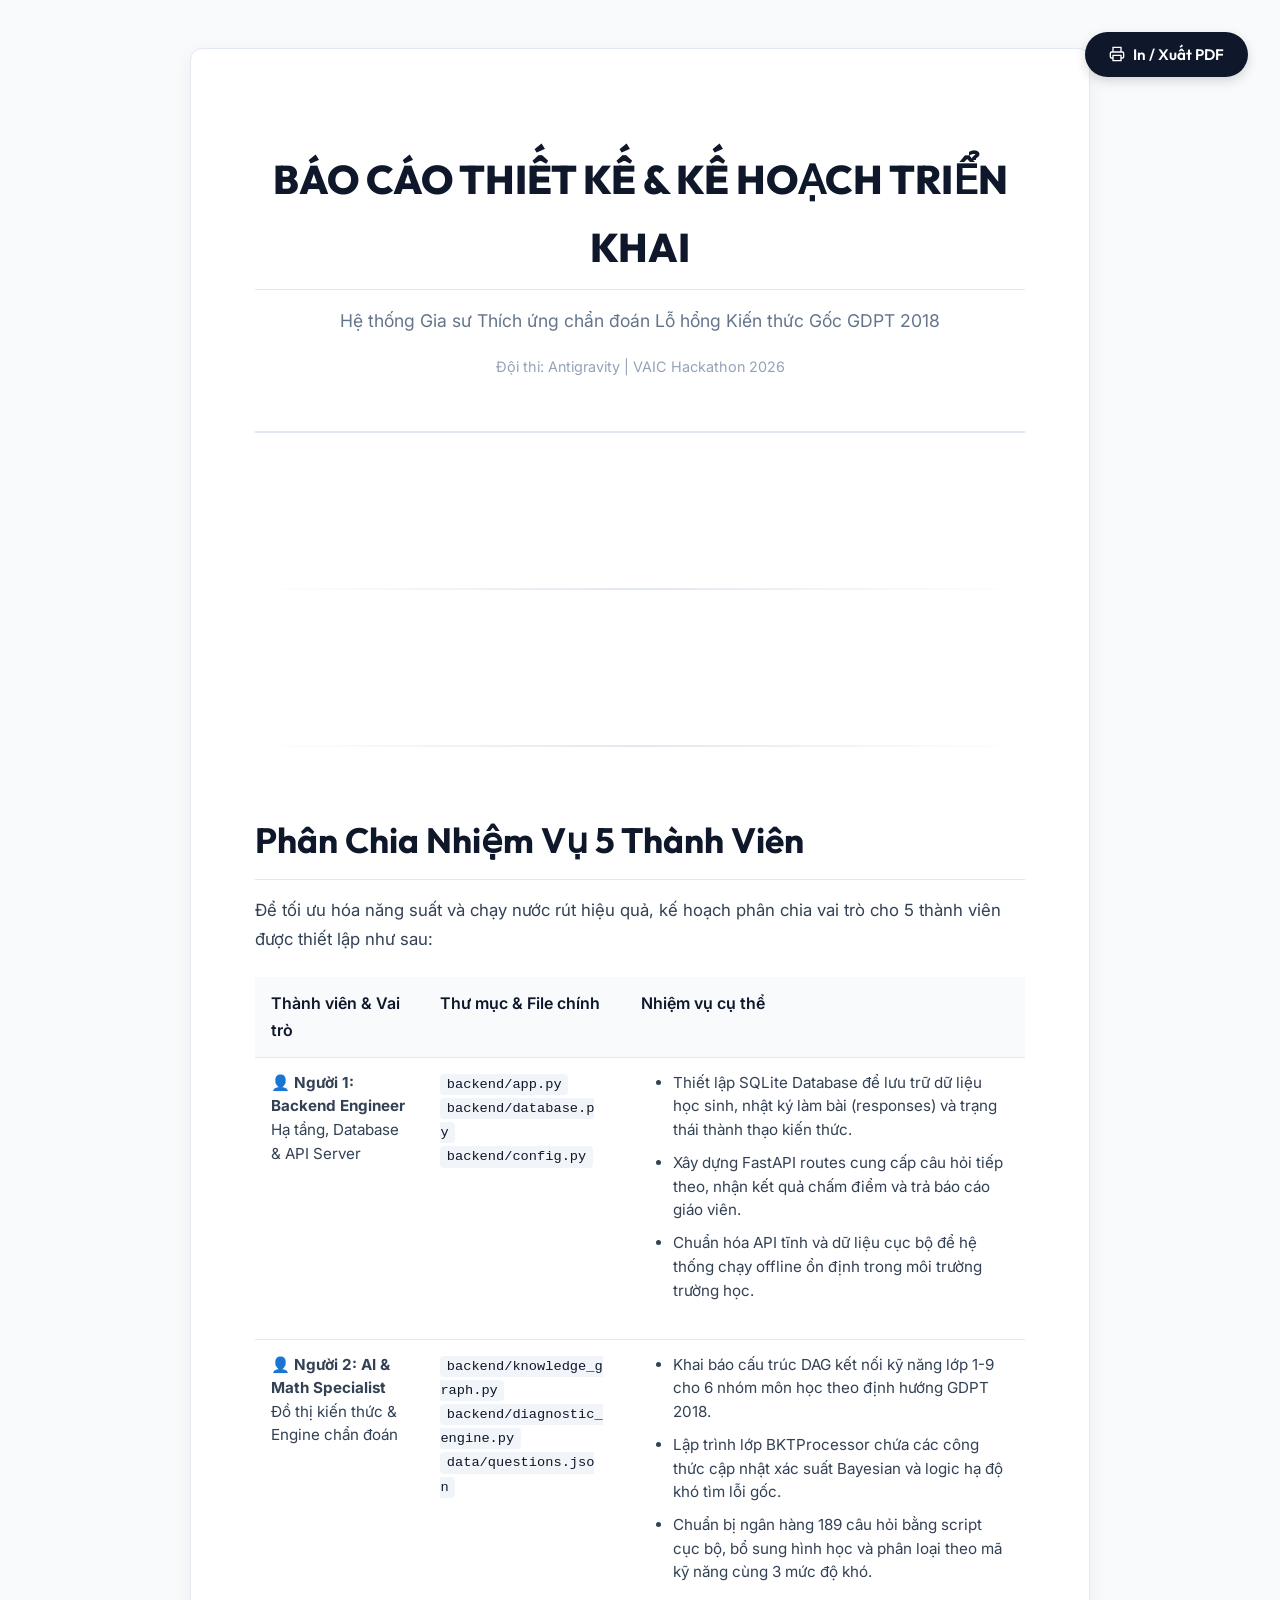
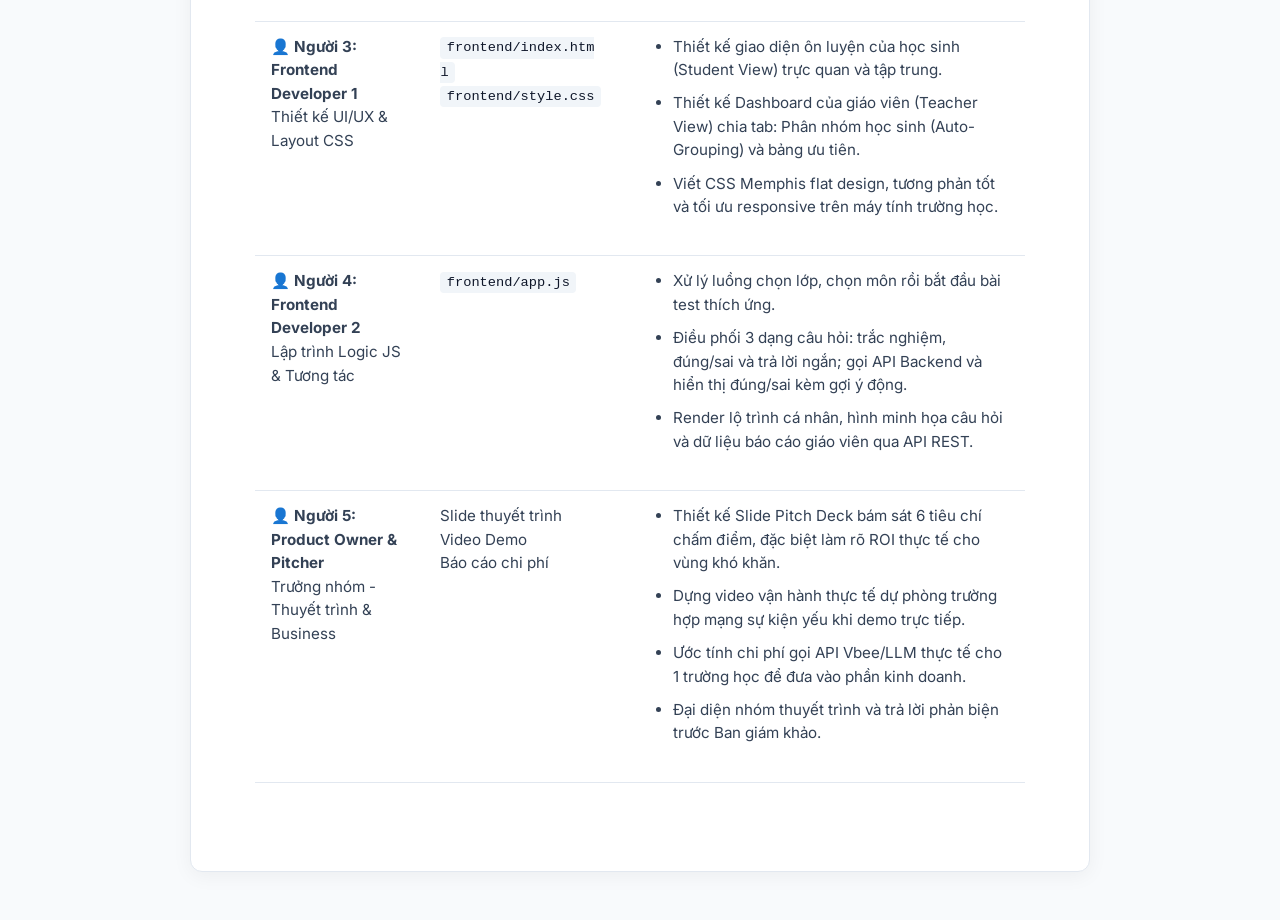
<file: Adaptive_Tutoring_System_Report.html>
<!DOCTYPE html>
<html lang="vi">
<head>
    <meta charset="UTF-8">
    <meta name="viewport" content="width=device-width, initial-scale=1.0">
    <title>Báo cáo Thiết kế Dự án Adaptive Tutoring System</title>
    <!-- Google Fonts -->
    <link href="https://fonts.googleapis.com/css2?family=Inter:wght@400;500;600&family=Outfit:wght@600;700;800&display=swap" rel="stylesheet">
    <style>
        :root {
            --primary: #4facfe;
            --text-main: #334155;
            --text-headers: #0f172a;
            --bg-body: #f8fafc;
            --bg-card: #ffffff;
            --border: #e2e8f0;
        }
        
        * {
            box-sizing: border-box;
            margin: 0;
            padding: 0;
        }
        
        body {
            background: var(--bg-body);
            color: var(--text-main);
            font-family: 'Inter', sans-serif;
            line-height: 1.7;
            padding: 3rem 1.5rem;
        }
        
        .container {
            max-width: 900px;
            margin: 0 auto;
            background: var(--bg-card);
            padding: 4rem;
            border-radius: 12px;
            box-shadow: 0 4px 20px rgba(0, 0, 0, 0.05);
            border: 1px solid var(--border);
        }
        
        .header {
            text-align: center;
            margin-bottom: 4rem;
            border-bottom: 2px solid var(--border);
            padding-bottom: 2rem;
        }
        
        .header h1 {
            font-family: 'Outfit', sans-serif;
            font-size: 2.5rem;
            font-weight: 800;
            color: var(--text-headers);
            margin-bottom: 1rem;
        }
        
        .header p {
            font-size: 1.1rem;
            color: #64748b;
        }
        
        .section-separator {
            margin: 4rem 0;
            border: 0;
            height: 2px;
            background: linear-gradient(to right, transparent, var(--border), transparent);
        }
        
        h1, h2, h3, h4 {
            font-family: 'Outfit', sans-serif;
            color: var(--text-headers);
            margin-top: 2rem;
            margin-bottom: 1rem;
            font-weight: 700;
        }
        
        h1 { font-size: 2.2rem; border-bottom: 1px solid var(--border); padding-bottom: 0.5rem; }
        h2 { font-size: 1.7rem; }
        h3 { font-size: 1.3rem; }
        h4 { font-size: 1.1rem; }
        
        p {
            margin-bottom: 1.2rem;
            font-size: 1.05rem;
        }
        
        ul {
            margin-bottom: 1.5rem;
            padding-left: 2rem;
        }
        
        li {
            margin-bottom: 0.6rem;
            font-size: 1.05rem;
        }
        
        blockquote {
            background: #f1f5f9;
            border-left: 4px solid #94a3b8;
            padding: 1rem 1.5rem;
            margin: 1.5rem 0;
            font-style: italic;
            border-radius: 4px;
        }
        
        .alert {
            border-left-width: 4px;
        }
        
        .alert-important {
            background: #fef2f2;
            border-left-color: #ef4444;
            color: #991b1b;
        }
        
        .alert-warning {
            background: #fffbeb;
            border-left-color: #f59e0b;
            color: #92400e;
        }
        
        .alert-note {
            background: #eff6ff;
            border-left-color: #3b82f6;
            color: #1e40af;
        }
        
        .code-block {
            background: #0f172a;
            color: #f8fafc;
            padding: 1.2rem;
            border-radius: 8px;
            overflow-x: auto;
            font-family: Courier, monospace;
            margin: 1.5rem 0;
            font-size: 0.95rem;
        }
        
        code {
            background: #f1f5f9;
            color: #0f172a;
            padding: 0.2rem 0.4rem;
            border-radius: 4px;
            font-family: Courier, monospace;
            font-size: 0.9em;
        }
        
        .code-block code {
            background: transparent;
            color: inherit;
            padding: 0;
        }
        
        .table-container {
            overflow-x: auto;
            margin: 1.5rem 0;
        }
        
        table {
            width: 100%;
            border-collapse: collapse;
            text-align: left;
            font-size: 1rem;
        }
        
        th, td {
            padding: 0.8rem 1rem;
            border-bottom: 1px solid var(--border);
            vertical-align: top;
        }
        
        th {
            background: #f8fafc;
            font-weight: 600;
            color: var(--text-headers);
        }

        .team-table {
            table-layout: fixed;
        }

        .team-table th:nth-child(1),
        .team-table td:nth-child(1) {
            width: 22%;
        }

        .team-table th:nth-child(2),
        .team-table td:nth-child(2) {
            width: 26%;
        }

        .team-table th:nth-child(3),
        .team-table td:nth-child(3) {
            width: 52%;
        }

        .team-table td,
        .team-table li {
            font-size: 0.95rem;
            line-height: 1.55;
        }

        .team-table code {
            overflow-wrap: anywhere;
        }
        
        .print-btn-container {
            position: fixed;
            top: 2rem;
            right: 2rem;
            z-index: 1000;
        }
        
        .print-btn {
            background: #0f172a;
            color: #ffffff;
            border: none;
            padding: 0.8rem 1.5rem;
            font-family: 'Outfit', sans-serif;
            font-size: 0.95rem;
            font-weight: 600;
            border-radius: 30px;
            cursor: pointer;
            box-shadow: 0 4px 12px rgba(0, 0, 0, 0.15);
            transition: all 0.2s ease;
            display: flex;
            align-items: center;
            gap: 0.5rem;
        }
        
        .print-btn:hover {
            transform: translateY(-2px);
            background: #1e293b;
        }
        
        @media print {
            body {
                background: #ffffff;
                padding: 0;
            }
            .container {
                box-shadow: none;
                border: none;
                padding: 0;
            }
            .print-btn-container {
                display: none;
            }
        }

        @media (max-width: 760px) {
            body {
                padding: 1rem;
            }
            .container {
                padding: 1.5rem;
            }
            .header h1 {
                font-size: 1.8rem;
            }
            table {
                min-width: 720px;
            }
        }
    </style>
</head>
<body>
    <div class="print-btn-container">
        <button class="print-btn" onclick="window.print()">
            <svg width="16" height="16" viewBox="0 0 24 24" fill="none" stroke="currentColor" stroke-width="2"><path d="M6 9V2h12v7M6 18H4a2 2 0 0 1-2-2v-5a2 2 0 0 1 2-2h16a2 2 0 0 1 2 2v5a2 2 0 0 1-2 2h-2"/><path d="M6 14h12v8H6z"/></svg>
            In / Xuất PDF
        </button>
    </div>

    <div class="container">
        <div class="header">
            <h1>BÁO CÁO THIẾT KẾ & KẾ HOẠCH TRIỂN KHAI</h1>
            <p>Hệ thống Gia sư Thích ứng chẩn đoán Lỗ hổng Kiến thức Gốc GDPT 2018</p>
            <p style="font-size: 0.9rem; margin-top: 0.5rem; color: #94a3b8;">Đội thi: Antigravity | VAIC Hackathon 2026</p>
        </div>

        <section>
            <br>

        </section>

        <hr class="section-separator">

        <section>
            <br>

        </section>
        
        <hr class="section-separator">

        <section>
            
    <h1>Phân Chia Nhiệm Vụ 5 Thành Viên</h1>
    <p>Để tối ưu hóa năng suất và chạy nước rút hiệu quả, kế hoạch phân chia vai trò cho 5 thành viên được thiết lập như sau:</p>
    
    <div class="table-container">
        <table class="team-table">
            <thead>
                <tr>
                    <th>Thành viên & Vai trò</th>
                    <th>Thư mục & File chính</th>
                    <th>Nhiệm vụ cụ thể</th>
                </tr>
            </thead>
            <tbody>
                <tr>
                    <td><strong>👤 Người 1: Backend Engineer</strong><br>Hạ tầng, Database & API Server</td>
                    <td><code>backend/app.py</code><br><code>backend/database.py</code><br><code>backend/config.py</code></td>
                    <td>
                        <ul>
                            <li>Thiết lập SQLite Database để lưu trữ dữ liệu học sinh, nhật ký làm bài (responses) và trạng thái thành thạo kiến thức.</li>
                            <li>Xây dựng FastAPI routes cung cấp câu hỏi tiếp theo, nhận kết quả chấm điểm và trả báo cáo giáo viên.</li>
                            <li>Chuẩn hóa API tĩnh và dữ liệu cục bộ để hệ thống chạy offline ổn định trong môi trường trường học.</li>
                        </ul>
                    </td>
                </tr>
                <tr>
                    <td><strong>👤 Người 2: AI & Math Specialist</strong><br>Đồ thị kiến thức & Engine chẩn đoán</td>
                    <td><code>backend/knowledge_graph.py</code><br><code>backend/diagnostic_engine.py</code><br><code>data/questions.json</code></td>
                    <td>
                        <ul>
                            <li>Khai báo cấu trúc DAG kết nối kỹ năng lớp 1-9 cho 6 nhóm môn học theo định hướng GDPT 2018.</li>
                            <li>Lập trình lớp BKTProcessor chứa các công thức cập nhật xác suất Bayesian và logic hạ độ khó tìm lỗi gốc.</li>
                            <li>Chuẩn bị ngân hàng 189 câu hỏi bằng script cục bộ, bổ sung hình học và phân loại theo mã kỹ năng cùng 3 mức độ khó.</li>
                        </ul>
                    </td>
                </tr>
                <tr>
                    <td><strong>👤 Người 3: Frontend Developer 1</strong><br>Thiết kế UI/UX & Layout CSS</td>
                    <td><code>frontend/index.html</code><br><code>frontend/style.css</code></td>
                    <td>
                        <ul>
                            <li>Thiết kế giao diện ôn luyện của học sinh (Student View) trực quan và tập trung.</li>
                            <li>Thiết kế Dashboard của giáo viên (Teacher View) chia tab: Phân nhóm học sinh (Auto-Grouping) và bảng ưu tiên.</li>
                            <li>Viết CSS Memphis flat design, tương phản tốt và tối ưu responsive trên máy tính trường học.</li>
                        </ul>
                    </td>
                </tr>
                <tr>
                    <td><strong>👤 Người 4: Frontend Developer 2</strong><br>Lập trình Logic JS & Tương tác</td>
                    <td><code>frontend/app.js</code></td>
                    <td>
                        <ul>
                            <li>Xử lý luồng chọn lớp, chọn môn rồi bắt đầu bài test thích ứng.</li>
                            <li>Điều phối 3 dạng câu hỏi: trắc nghiệm, đúng/sai và trả lời ngắn; gọi API Backend và hiển thị đúng/sai kèm gợi ý động.</li>
                            <li>Render lộ trình cá nhân, hình minh họa câu hỏi và dữ liệu báo cáo giáo viên qua API REST.</li>
                        </ul>
                    </td>
                </tr>
                <tr>
                    <td><strong>👤 Người 5: Product Owner & Pitcher</strong><br>Trưởng nhóm - Thuyết trình & Business</td>
                    <td>Slide thuyết trình<br>Video Demo<br>Báo cáo chi phí</td>
                    <td>
                        <ul>
                            <li>Thiết kế Slide Pitch Deck bám sát 6 tiêu chí chấm điểm, đặc biệt làm rõ ROI thực tế cho vùng khó khăn.</li>
                            <li>Dựng video vận hành thực tế dự phòng trường hợp mạng sự kiện yếu khi demo trực tiếp.</li>
                            <li>Ước tính chi phí gọi API Vbee/LLM thực tế cho 1 trường học để đưa vào phần kinh doanh.</li>
                            <li>Đại diện nhóm thuyết trình và trả lời phản biện trước Ban giám khảo.</li>
                        </ul>
                    </td>
                </tr>
            </tbody>
        </table>
    </div>
    
        </section>
    </div>
</body>
</html>
</file>
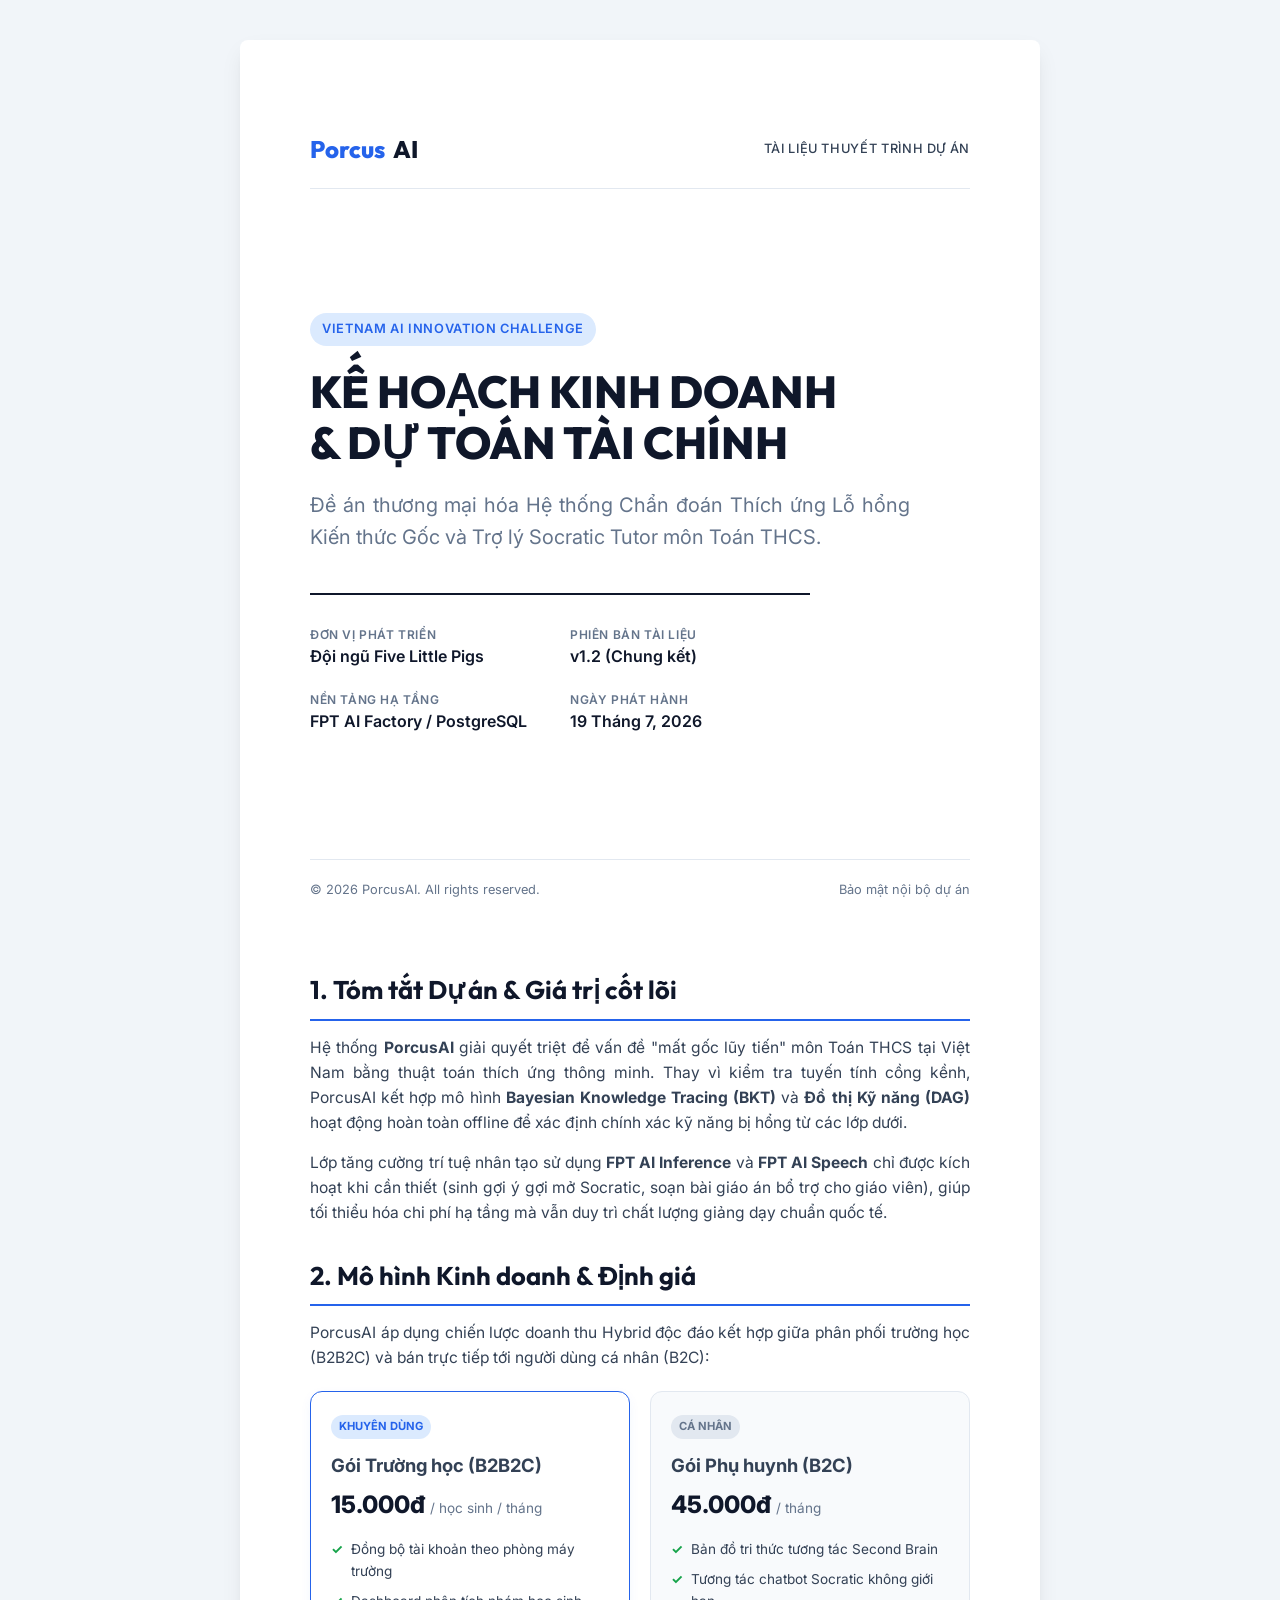
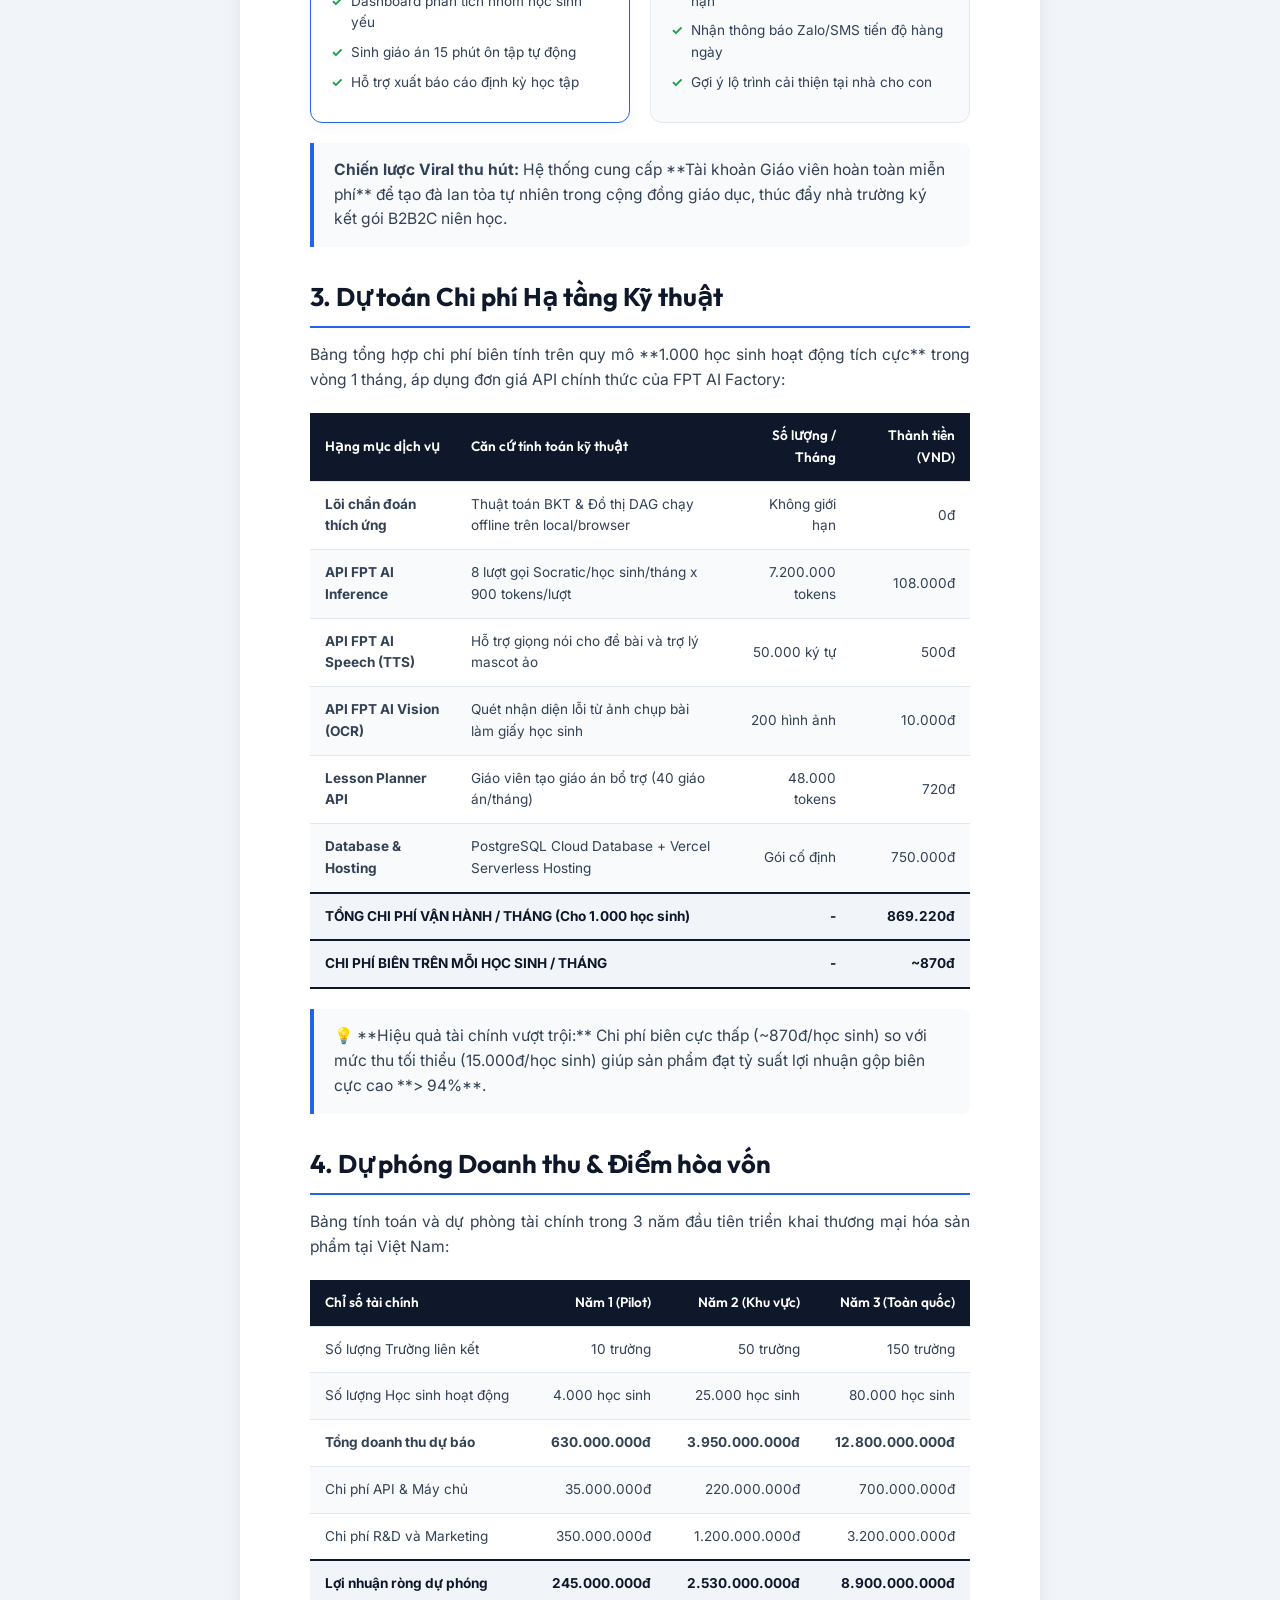
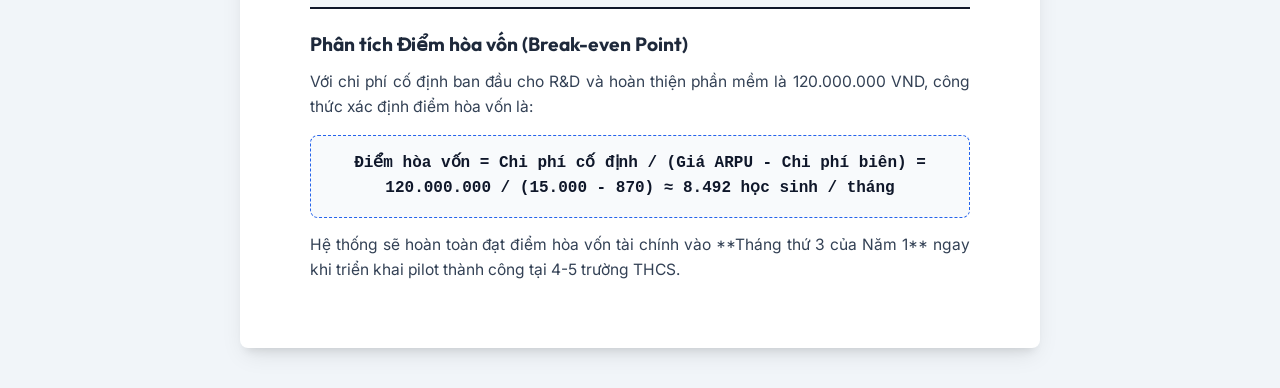
<file: docs/porcus_ai_business_plan.html>
<!DOCTYPE html>
<html lang="vi">
<head>
    <meta charset="UTF-8">
    <meta name="viewport" content="width=device-width, initial-scale=1.0">
    <title>Kế hoạch Kinh doanh & Dự toán Tài chính - PorcusAI</title>
    <link rel="preconnect" href="https://fonts.googleapis.com">
    <link rel="preconnect" href="https://fonts.gstatic.com" crossorigin>
    <link href="https://fonts.googleapis.com/css2?family=Inter:wght@300;400;500;600;700;800&family=Outfit:wght@400;500;600;700;800&display=swap" rel="stylesheet">
    <style>
        :root {
            --primary: #0f172a;
            --primary-light: #1e293b;
            --accent: #2563eb;
            --accent-light: #dbeafe;
            --success: #16a34a;
            --success-light: #dcfce7;
            --text-main: #334155;
            --text-muted: #64748b;
            --border: #e2e8f0;
            --bg-light: #f8fafc;
        }

        * {
            box-sizing: border-box;
            margin: 0;
            padding: 0;
        }

        body {
            font-family: 'Inter', sans-serif;
            color: var(--text-main);
            line-height: 1.6;
            background-color: #f1f5f9;
            -webkit-print-color-adjust: exact;
            print-color-adjust: exact;
        }

        /* Container for screen preview */
        .document-container {
            max-width: 800px;
            margin: 40px auto;
            background: #ffffff;
            padding: 50px 70px;
            box-shadow: 0 10px 25px -5px rgba(0, 0, 0, 0.1), 0 8px 10px -6px rgba(0, 0, 0, 0.1);
            border-radius: 8px;
        }

        /* Page Breaks and Print Setup */
        @media print {
            body {
                background-color: #ffffff;
            }
            .document-container {
                max-width: 100%;
                margin: 0;
                padding: 0;
                box-shadow: none;
                border-radius: 0;
            }
            .page-break {
                page-break-before: always;
                break-before: page;
            }
        }

        /* Typography */
        h1, h2, h3, h4 {
            font-family: 'Outfit', sans-serif;
            color: var(--primary);
            font-weight: 700;
        }

        h1 {
            font-size: 2.2rem;
            line-height: 1.2;
            margin-bottom: 10px;
        }

        h2 {
            font-size: 1.6rem;
            margin-top: 30px;
            margin-bottom: 15px;
            padding-bottom: 8px;
            border-bottom: 2px solid var(--accent);
            display: flex;
            align-items: center;
            gap: 10px;
        }

        h3 {
            font-size: 1.2rem;
            margin-top: 20px;
            margin-bottom: 10px;
            color: var(--primary-light);
        }

        p {
            margin-bottom: 15px;
            font-size: 0.975rem;
            text-align: justify;
        }

        /* Cover Page styling */
        .cover-page {
            height: 100%;
            min-height: 850px;
            display: flex;
            flex-direction: column;
            justify-content: space-between;
            padding: 40px 0;
        }

        .cover-header {
            display: flex;
            justify-content: space-between;
            align-items: center;
            border-bottom: 1px solid var(--border);
            padding-bottom: 20px;
        }

        .logo-tag {
            font-family: 'Outfit', sans-serif;
            font-weight: 800;
            font-size: 1.5rem;
            color: var(--accent);
            display: flex;
            align-items: center;
            gap: 8px;
        }

        .logo-tag span {
            color: var(--primary);
        }

        .cover-body {
            margin: auto 0;
        }

        .project-badge {
            display: inline-block;
            background: var(--accent-light);
            color: var(--accent);
            padding: 6px 12px;
            font-weight: 600;
            font-size: 0.8rem;
            text-transform: uppercase;
            border-radius: 20px;
            margin-bottom: 20px;
            letter-spacing: 0.05em;
        }

        .cover-title {
            font-size: 2.8rem;
            font-weight: 800;
            color: var(--primary);
            line-height: 1.15;
            margin-bottom: 20px;
        }

        .cover-subtitle {
            font-size: 1.25rem;
            color: var(--text-muted);
            margin-bottom: 40px;
            max-width: 600px;
            font-weight: 400;
        }

        .meta-grid {
            display: grid;
            grid-template-columns: 1fr 1fr;
            gap: 20px;
            border-top: 2px solid var(--primary);
            padding-top: 30px;
            max-width: 500px;
        }

        .meta-item span {
            display: block;
            font-size: 0.75rem;
            text-transform: uppercase;
            color: var(--text-muted);
            font-weight: 600;
            letter-spacing: 0.05em;
        }

        .meta-item strong {
            font-size: 1rem;
            color: var(--primary);
            font-weight: 600;
        }

        .cover-footer {
            border-top: 1px solid var(--border);
            padding-top: 20px;
            font-size: 0.8rem;
            color: var(--text-muted);
            display: flex;
            justify-content: space-between;
        }

        /* Business Model Cards */
        .pricing-grid {
            display: grid;
            grid-template-columns: 1fr 1fr;
            gap: 20px;
            margin: 20px 0;
        }

        .pricing-card {
            border: 1px solid var(--border);
            border-radius: 12px;
            padding: 20px;
            background: var(--bg-light);
            transition: all 0.2s ease;
        }

        .pricing-card.highlighted {
            border-color: var(--accent);
            background: #fff;
            box-shadow: 0 4px 12px rgba(37, 99, 235, 0.05);
        }

        .card-badge {
            display: inline-block;
            font-size: 0.7rem;
            font-weight: 700;
            padding: 3px 8px;
            border-radius: 12px;
            text-transform: uppercase;
            margin-bottom: 12px;
        }

        .pricing-card.highlighted .card-badge {
            background: var(--accent-light);
            color: var(--accent);
        }

        .pricing-card:not(.highlighted) .card-badge {
            background: #e2e8f0;
            color: var(--text-muted);
        }

        .card-title {
            font-size: 1.15rem;
            font-weight: 700;
            margin-bottom: 5px;
        }

        .card-price {
            font-size: 1.5rem;
            font-weight: 800;
            color: var(--primary);
            margin-bottom: 15px;
        }

        .card-price span {
            font-size: 0.85rem;
            font-weight: 400;
            color: var(--text-muted);
        }

        .card-features {
            list-style: none;
        }

        .card-features li {
            font-size: 0.85rem;
            margin-bottom: 8px;
            display: flex;
            align-items: flex-start;
            gap: 8px;
        }

        .card-features li::before {
            content: "✓";
            color: var(--success);
            font-weight: 700;
        }

        /* Structured Tables */
        table {
            width: 100%;
            border-collapse: collapse;
            margin: 20px 0;
            font-size: 0.85rem;
        }

        th, td {
            padding: 12px 15px;
            text-align: left;
            border-bottom: 1px solid var(--border);
        }

        th {
            background-color: var(--primary);
            color: #ffffff;
            font-weight: 600;
            font-family: 'Outfit', sans-serif;
        }

        tr:nth-child(even) td {
            background-color: var(--bg-light);
        }

        .total-row td {
            font-weight: 700;
            background-color: #f1f5f9 !important;
            border-top: 2px solid var(--primary);
            border-bottom: 2px solid var(--primary);
            color: var(--primary);
        }

        /* Callouts / Highlights */
        .callout-box {
            background-color: var(--bg-light);
            border-left: 4px solid var(--accent);
            padding: 15px 20px;
            border-radius: 0 8px 8px 0;
            margin: 20px 0;
            font-size: 0.9rem;
        }

        .callout-box p {
            margin-bottom: 0;
            text-align: left;
        }

        .formula-box {
            background: var(--bg-light);
            border: 1px dashed var(--accent);
            border-radius: 8px;
            padding: 15px;
            text-align: center;
            font-family: monospace;
            font-size: 1rem;
            font-weight: 700;
            color: var(--primary);
            margin: 15px 0;
        }

        /* Alignments */
        .text-right {
            text-align: right;
        }

        .text-center {
            text-align: center;
        }
    </style>
</head>
<body>

<div class="document-container">
    
    <!-- PAGE 1: COVER -->
    <div class="cover-page">
        <div class="cover-header">
            <div class="logo-tag">Porcus<span>AI</span></div>
            <div style="font-size: 0.8rem; font-weight: 500; letter-spacing: 0.05em; text-transform: uppercase;">Tài liệu thuyết trình dự án</div>
        </div>
        
        <div class="cover-body">
            <span class="project-badge">Vietnam AI Innovation Challenge</span>
            <h1 class="cover-title">KẾ HOẠCH KINH DOANH<br>& DỰ TOÁN TÀI CHÍNH</h1>
            <p class="cover-subtitle">Đề án thương mại hóa Hệ thống Chẩn đoán Thích ứng Lỗ hổng Kiến thức Gốc và Trợ lý Socratic Tutor môn Toán THCS.</p>
            
            <div class="meta-grid">
                <div class="meta-item">
                    <span>Đơn vị phát triển</span>
                    <strong>Đội ngũ Five Little Pigs</strong>
                </div>
                <div class="meta-item">
                    <span>Phiên bản tài liệu</span>
                    <strong>v1.2 (Chung kết)</strong>
                </div>
                <div class="meta-item">
                    <span>Nền tảng hạ tầng</span>
                    <strong>FPT AI Factory / PostgreSQL</strong>
                </div>
                <div class="meta-item">
                    <span>Ngày phát hành</span>
                    <strong>19 Tháng 7, 2026</strong>
                </div>
            </div>
        </div>
        
        <div class="cover-footer">
            <span>© 2026 PorcusAI. All rights reserved.</span>
            <span>Bảo mật nội bộ dự án</span>
        </div>
    </div>
    
    <div class="page-break"></div>

    <!-- PAGE 2: CONTENT -->
    <h2>1. Tóm tắt Dự án & Giá trị cốt lõi</h2>
    <p>
        Hệ thống <strong>PorcusAI</strong> giải quyết triệt để vấn đề "mất gốc lũy tiến" môn Toán THCS tại Việt Nam bằng thuật toán thích ứng thông minh. Thay vì kiểm tra tuyến tính cồng kềnh, PorcusAI kết hợp mô hình <strong>Bayesian Knowledge Tracing (BKT)</strong> và <strong>Đồ thị Kỹ năng (DAG)</strong> hoạt động hoàn toàn offline để xác định chính xác kỹ năng bị hổng từ các lớp dưới.
    </p>
    <p>
        Lớp tăng cường trí tuệ nhân tạo sử dụng <strong>FPT AI Inference</strong> và <strong>FPT AI Speech</strong> chỉ được kích hoạt khi cần thiết (sinh gợi ý gợi mở Socratic, soạn bài giáo án bổ trợ cho giáo viên), giúp tối thiểu hóa chi phí hạ tầng mà vẫn duy trì chất lượng giảng dạy chuẩn quốc tế.
    </p>

    <h2>2. Mô hình Kinh doanh & Định giá</h2>
    <p>
        PorcusAI áp dụng chiến lược doanh thu Hybrid độc đáo kết hợp giữa phân phối trường học (B2B2C) và bán trực tiếp tới người dùng cá nhân (B2C):
    </p>

    <div class="pricing-grid">
        <div class="pricing-card highlighted">
            <span class="card-badge">Khuyên dùng</span>
            <div class="card-title">Gói Trường học (B2B2C)</div>
            <div class="card-price">15.000đ <span>/ học sinh / tháng</span></div>
            <ul class="card-features">
                <li>Đồng bộ tài khoản theo phòng máy trường</li>
                <li>Dashboard phân tích nhóm học sinh yếu</li>
                <li>Sinh giáo án 15 phút ôn tập tự động</li>
                <li>Hỗ trợ xuất báo cáo định kỳ học tập</li>
            </ul>
        </div>
        <div class="pricing-card">
            <span class="card-badge">Cá nhân</span>
            <div class="card-title">Gói Phụ huynh (B2C)</div>
            <div class="card-price">45.000đ <span>/ tháng</span></div>
            <ul class="card-features">
                <li>Bản đồ tri thức tương tác Second Brain</li>
                <li>Tương tác chatbot Socratic không giới hạn</li>
                <li>Nhận thông báo Zalo/SMS tiến độ hàng ngày</li>
                <li>Gợi ý lộ trình cải thiện tại nhà cho con</li>
            </ul>
        </div>
    </div>

    <div class="callout-box">
        <p><strong>Chiến lược Viral thu hút:</strong> Hệ thống cung cấp **Tài khoản Giáo viên hoàn toàn miễn phí** để tạo đà lan tỏa tự nhiên trong cộng đồng giáo dục, thúc đẩy nhà trường ký kết gói B2B2C niên học.</p>
    </div>

    <div class="page-break"></div>

    <!-- PAGE 3: COST ESTIMATION -->
    <h2>3. Dự toán Chi phí Hạ tầng Kỹ thuật</h2>
    <p>
        Bảng tổng hợp chi phí biên tính trên quy mô **1.000 học sinh hoạt động tích cực** trong vòng 1 tháng, áp dụng đơn giá API chính thức của FPT AI Factory:
    </p>

    <table>
        <thead>
            <tr>
                <th>Hạng mục dịch vụ</th>
                <th>Căn cứ tính toán kỹ thuật</th>
                <th class="text-right">Số lượng / Tháng</th>
                <th class="text-right">Thành tiền (VND)</th>
            </tr>
        </thead>
        <tbody>
            <tr>
                <td><strong>Lõi chẩn đoán thích ứng</strong></td>
                <td>Thuật toán BKT & Đồ thị DAG chạy offline trên local/browser</td>
                <td class="text-right">Không giới hạn</td>
                <td class="text-right">0đ</td>
            </tr>
            <tr>
                <td><strong>API FPT AI Inference</strong></td>
                <td>8 lượt gọi Socratic/học sinh/tháng x 900 tokens/lượt</td>
                <td class="text-right">7.200.000 tokens</td>
                <td class="text-right">108.000đ</td>
            </tr>
            <tr>
                <td><strong>API FPT AI Speech (TTS)</strong></td>
                <td>Hỗ trợ giọng nói cho đề bài và trợ lý mascot ảo</td>
                <td class="text-right">50.000 ký tự</td>
                <td class="text-right">500đ</td>
            </tr>
            <tr>
                <td><strong>API FPT AI Vision (OCR)</strong></td>
                <td>Quét nhận diện lỗi từ ảnh chụp bài làm giấy học sinh</td>
                <td class="text-right">200 hình ảnh</td>
                <td class="text-right">10.000đ</td>
            </tr>
            <tr>
                <td><strong>Lesson Planner API</strong></td>
                <td>Giáo viên tạo giáo án bổ trợ (40 giáo án/tháng)</td>
                <td class="text-right">48.000 tokens</td>
                <td class="text-right">720đ</td>
            </tr>
            <tr>
                <td><strong>Database & Hosting</strong></td>
                <td>PostgreSQL Cloud Database + Vercel Serverless Hosting</td>
                <td class="text-right">Gói cố định</td>
                <td class="text-right">750.000đ</td>
            </tr>
            <tr class="total-row">
                <td colspan="2">TỔNG CHI PHÍ VẬN HÀNH / THÁNG (Cho 1.000 học sinh)</td>
                <td class="text-right">-</td>
                <td class="text-right">869.220đ</td>
            </tr>
            <tr class="total-row">
                <td colspan="2">CHI PHÍ BIÊN TRÊN MỖI HỌC SINH / THÁNG</td>
                <td class="text-right">-</td>
                <td class="text-right">~870đ</td>
            </tr>
        </tbody>
    </table>

    <div class="callout-box">
        <p>💡 **Hiệu quả tài chính vượt trội:** Chi phí biên cực thấp (~870đ/học sinh) so với mức thu tối thiểu (15.000đ/học sinh) giúp sản phẩm đạt tỷ suất lợi nhuận gộp biên cực cao **> 94%**.</p>
    </div>

    <h2>4. Dự phóng Doanh thu & Điểm hòa vốn</h2>
    <p>
        Bảng tính toán và dự phòng tài chính trong 3 năm đầu tiên triển khai thương mại hóa sản phẩm tại Việt Nam:
    </p>

    <table>
        <thead>
            <tr>
                <th>Chỉ số tài chính</th>
                <th class="text-right">Năm 1 (Pilot)</th>
                <th class="text-right">Năm 2 (Khu vực)</th>
                <th class="text-right">Năm 3 (Toàn quốc)</th>
            </tr>
        </thead>
        <tbody>
            <tr>
                <td>Số lượng Trường liên kết</td>
                <td class="text-right">10 trường</td>
                <td class="text-right">50 trường</td>
                <td class="text-right">150 trường</td>
            </tr>
            <tr>
                <td>Số lượng Học sinh hoạt động</td>
                <td class="text-right">4.000 học sinh</td>
                <td class="text-right">25.000 học sinh</td>
                <td class="text-right">80.000 học sinh</td>
            </tr>
            <tr>
                <td><strong>Tổng doanh thu dự báo</strong></td>
                <td class="text-right"><strong>630.000.000đ</strong></td>
                <td class="text-right"><strong>3.950.000.000đ</strong></td>
                <td class="text-right"><strong>12.800.000.000đ</strong></td>
            </tr>
            <tr>
                <td>Chi phí API & Máy chủ</td>
                <td class="text-right">35.000.000đ</td>
                <td class="text-right">220.000.000đ</td>
                <td class="text-right">700.000.000đ</td>
            </tr>
            <tr>
                <td>Chi phí R&D và Marketing</td>
                <td class="text-right">350.000.000đ</td>
                <td class="text-right">1.200.000.000đ</td>
                <td class="text-right">3.200.000.000đ</td>
            </tr>
            <tr class="total-row">
                <td colspan="1">Lợi nhuận ròng dự phóng</td>
                <td class="text-right">245.000.000đ</td>
                <td class="text-right">2.530.000.000đ</td>
                <td class="text-right">8.900.000.000đ</td>
            </tr>
        </tbody>
    </table>

    <h3>Phân tích Điểm hòa vốn (Break-even Point)</h3>
    <p>
        Với chi phí cố định ban đầu cho R&D và hoàn thiện phần mềm là 120.000.000 VND, công thức xác định điểm hòa vốn là:
    </p>
    <div class="formula-box">
        Điểm hòa vốn = Chi phí cố định / (Giá ARPU - Chi phí biên) = 120.000.000 / (15.000 - 870) ≈ 8.492 học sinh / tháng
    </div>
    <p>
        Hệ thống sẽ hoàn toàn đạt điểm hòa vốn tài chính vào **Tháng thứ 3 của Năm 1** ngay khi triển khai pilot thành công tại 4-5 trường THCS.
    </p>

</div>

</body>
</html>
</file>
